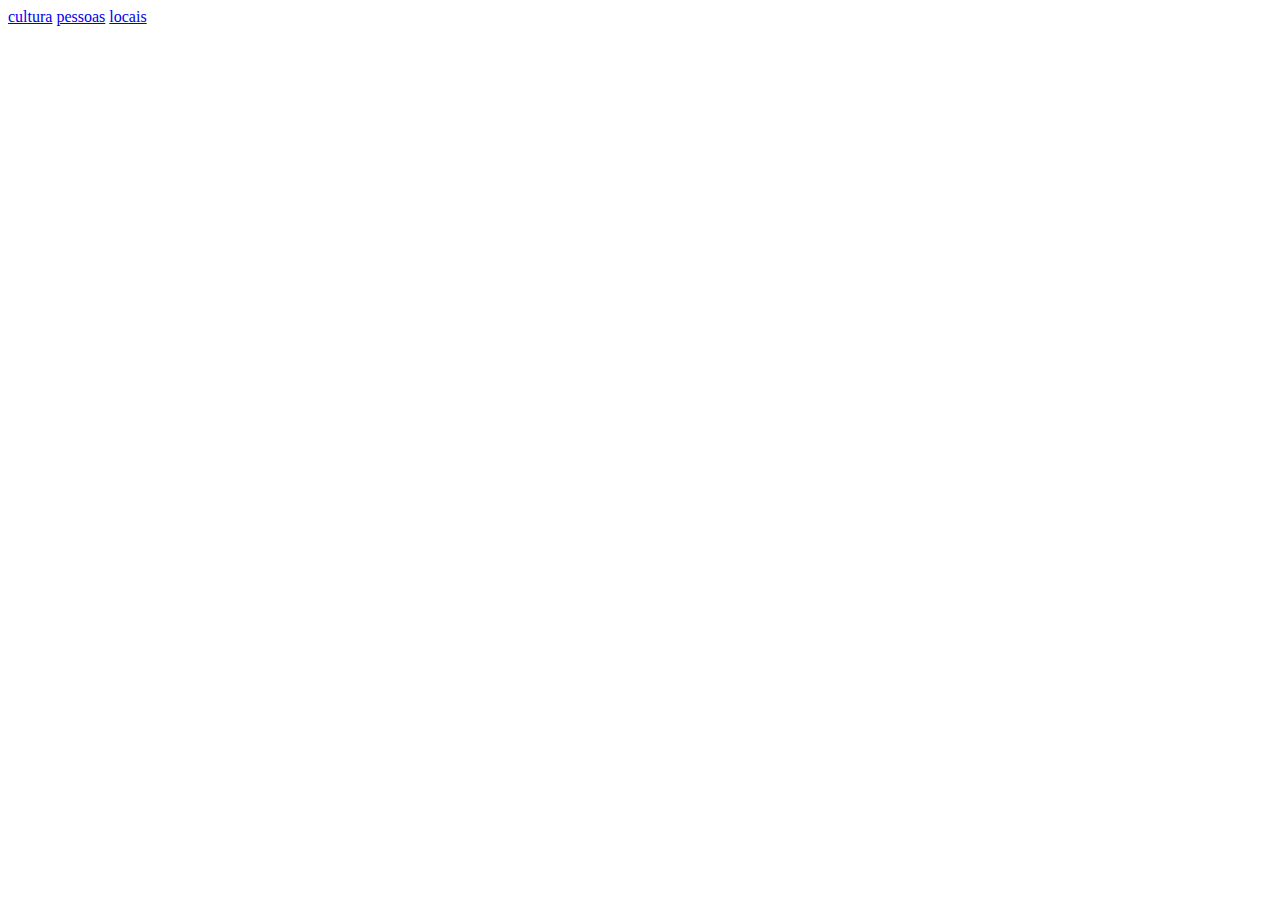
<file: index.html>
<!DOCTYPE html>
<html lang="pt-br">
<head>
    <meta charset="UTF-8">
    <meta http-equiv="X-UA-Compatible" content="IE=edge">
    <meta name="viewport" content="width=device-width, initial-scale=1.0">
    <title>MG</title>
</head>
<body>
    <a href="cultura">cultura</a>
    <a href="pessoas">pessoas</a>
    <a href="locais">locais</a>
</body>
</html>
</file>
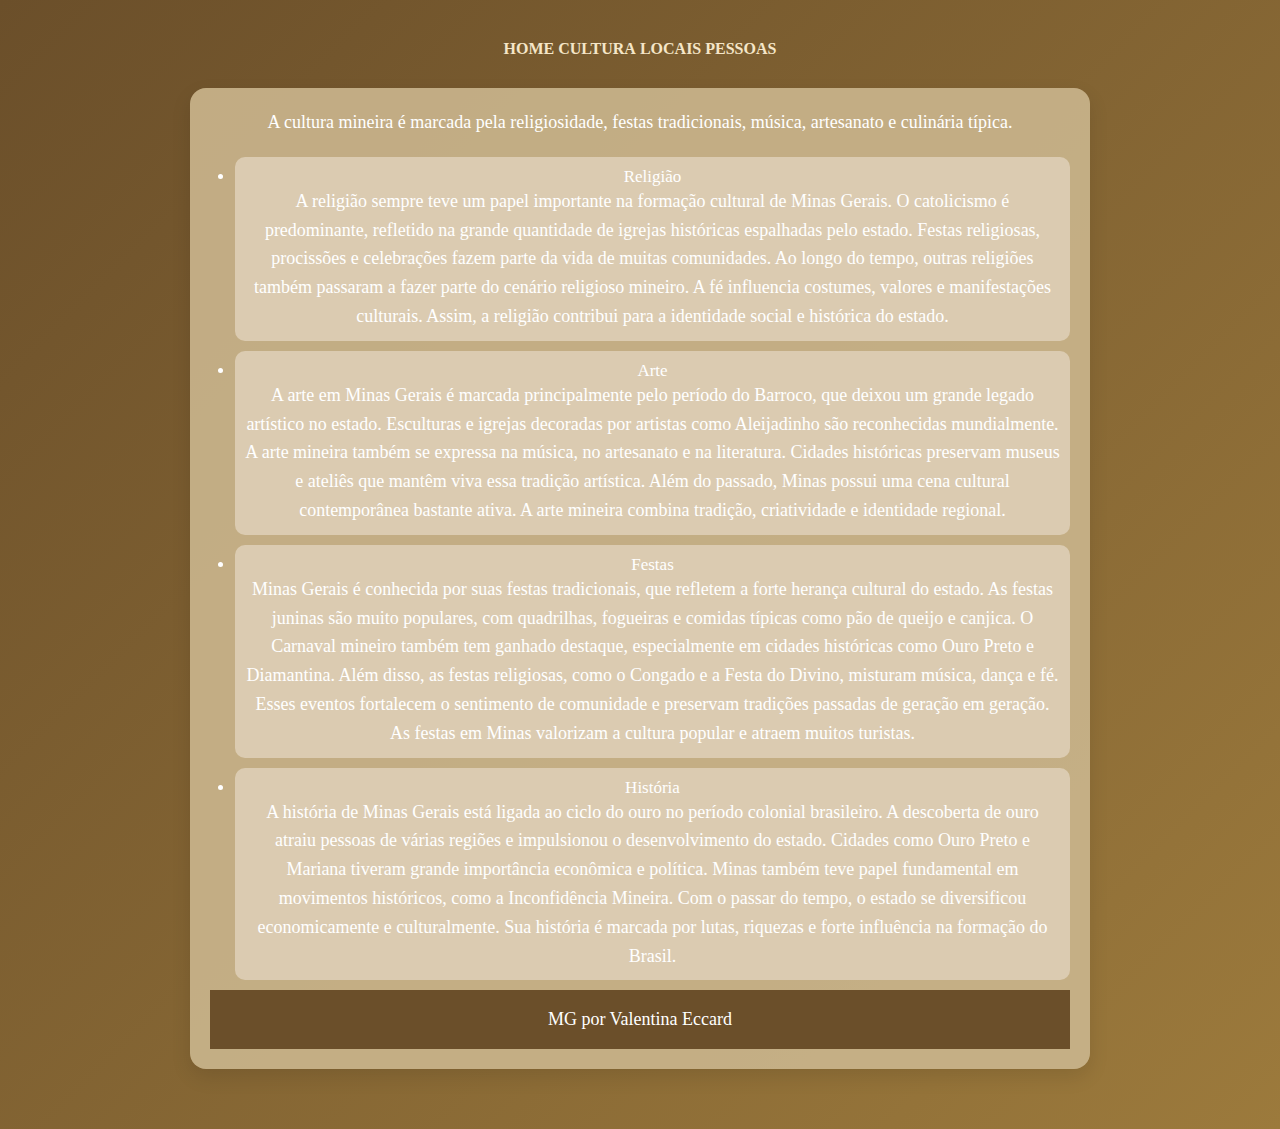
<file: cultura.html>
<!DOCTYPE html>
<html lang="pt-br">
<head>
<meta charset="UTF-8">
<title>Cultura Mineira</title>
<link rel="stylesheet" href="reset.css">
<link rel="stylesheet" href="cultura.css">
</head>
<body>
<header>
<nav>
    <a href="index.html">HOME</a>
    <a href="cultura.html">CULTURA</a>
    <a href="locais.html">LOCAIS</a>
    <a href="pessoas.html">PESSOAS</a>
</nav>
<main>
<p> A cultura mineira é marcada pela religiosidade, festas tradicionais, música, artesanato e culinária típica.</p>
<ul>
<li>Religião
    <p>A religião sempre teve um papel importante na formação cultural de Minas Gerais. O catolicismo é predominante, refletido na grande quantidade de igrejas históricas espalhadas pelo estado. Festas religiosas, procissões e celebrações fazem parte da vida de muitas comunidades. Ao longo do tempo, outras religiões também passaram a fazer parte do cenário religioso mineiro. A fé influencia costumes, valores e manifestações culturais. Assim, a religião contribui para a identidade social e histórica do estado.</p>
</li>
<li>Arte
    <p>A arte em Minas Gerais é marcada principalmente pelo período do Barroco, que deixou um grande legado artístico no estado. Esculturas e igrejas decoradas por artistas como Aleijadinho são reconhecidas mundialmente. A arte mineira também se expressa na música, no artesanato e na literatura. Cidades históricas preservam museus e ateliês que mantêm viva essa tradição artística. Além do passado, Minas possui uma cena cultural contemporânea bastante ativa. A arte mineira combina tradição, criatividade e identidade regional.</p>
</li>
<li>Festas
    <p>Minas Gerais é conhecida por suas festas tradicionais, que refletem a forte herança cultural do estado. As festas juninas são muito populares, com quadrilhas, fogueiras e comidas típicas como pão de queijo e canjica. O Carnaval mineiro também tem ganhado destaque, especialmente em cidades históricas como Ouro Preto e Diamantina. Além disso, as festas religiosas, como o Congado e a Festa do Divino, misturam música, dança e fé. Esses eventos fortalecem o sentimento de comunidade e preservam tradições passadas de geração em geração. As festas em Minas valorizam a cultura popular e atraem muitos turistas.</p>
</li>
<li>História
    <p>A história de Minas Gerais está ligada ao ciclo do ouro no período colonial brasileiro. A descoberta de ouro atraiu pessoas de várias regiões e impulsionou o desenvolvimento do estado. Cidades como Ouro Preto e Mariana tiveram grande importância econômica e política. Minas também teve papel fundamental em movimentos históricos, como a Inconfidência Mineira. Com o passar do tempo, o estado se diversificou economicamente e culturalmente. Sua história é marcada por lutas, riquezas e forte influência na formação do Brasil.</p>
</li>
</ul>
<footer>
          <p>MG por Valentina Eccard</p>
</footer>
</main>
</body>
</html>
</file>
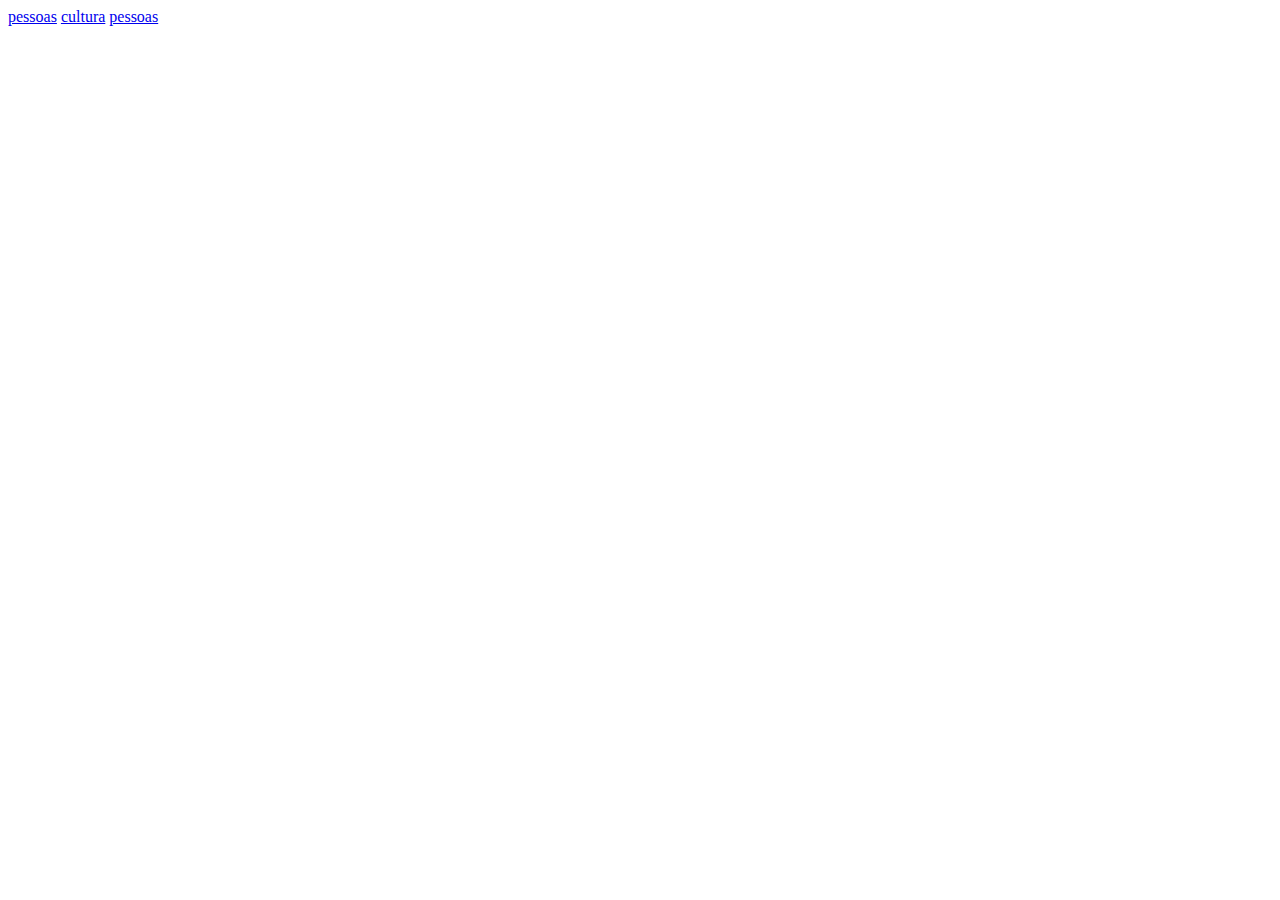
<file: locais.html>
<!DOCTYPE html>
<html lang="pt-br">
<head>
    <meta charset="UTF-8">
    <meta http-equiv="X-UA-Compatible" content="IE=edge">
    <meta name="viewport" content="width=device-width, initial-scale=1.0">
    <title>MG_locais</title>
</head>
<body>
    <a href="index">pessoas</a>
    <a href="cultura">cultura</a>
    <a href="pessoass">pessoas</a>
</body>
</html>
</file>
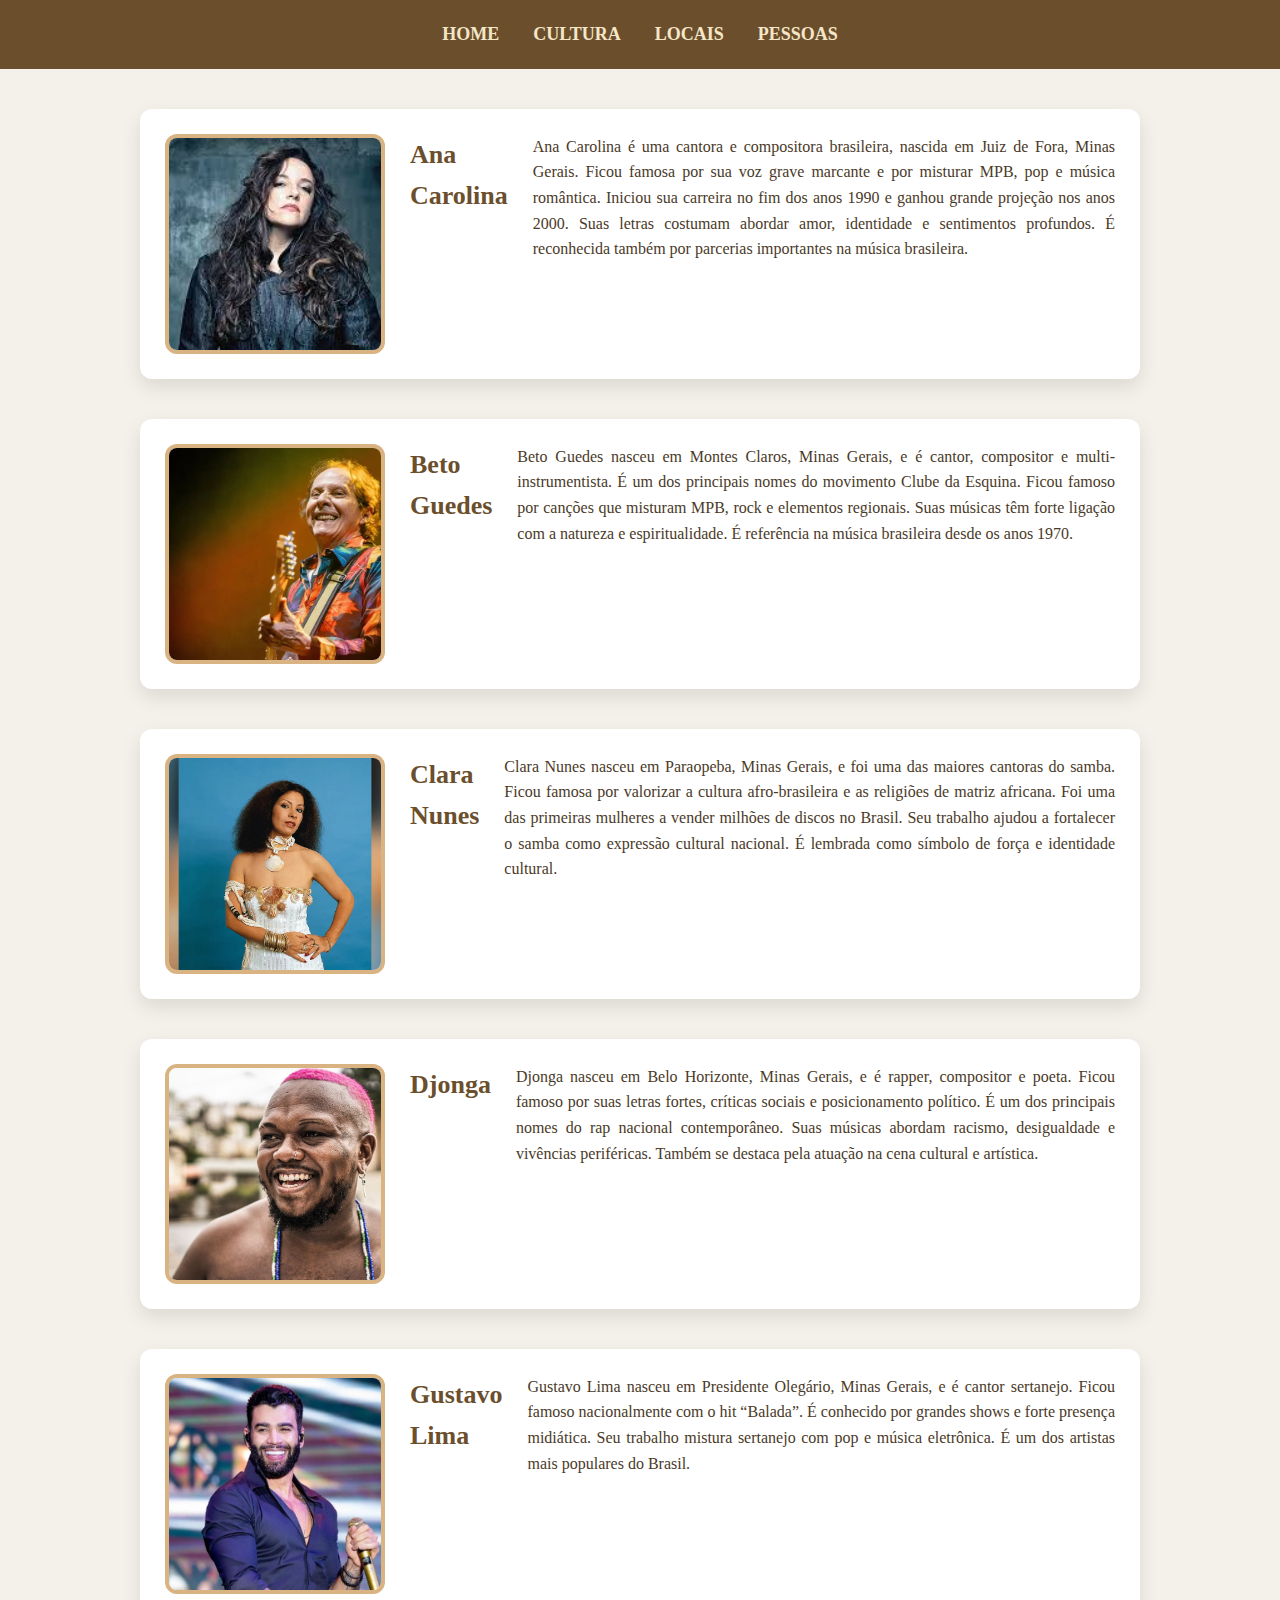
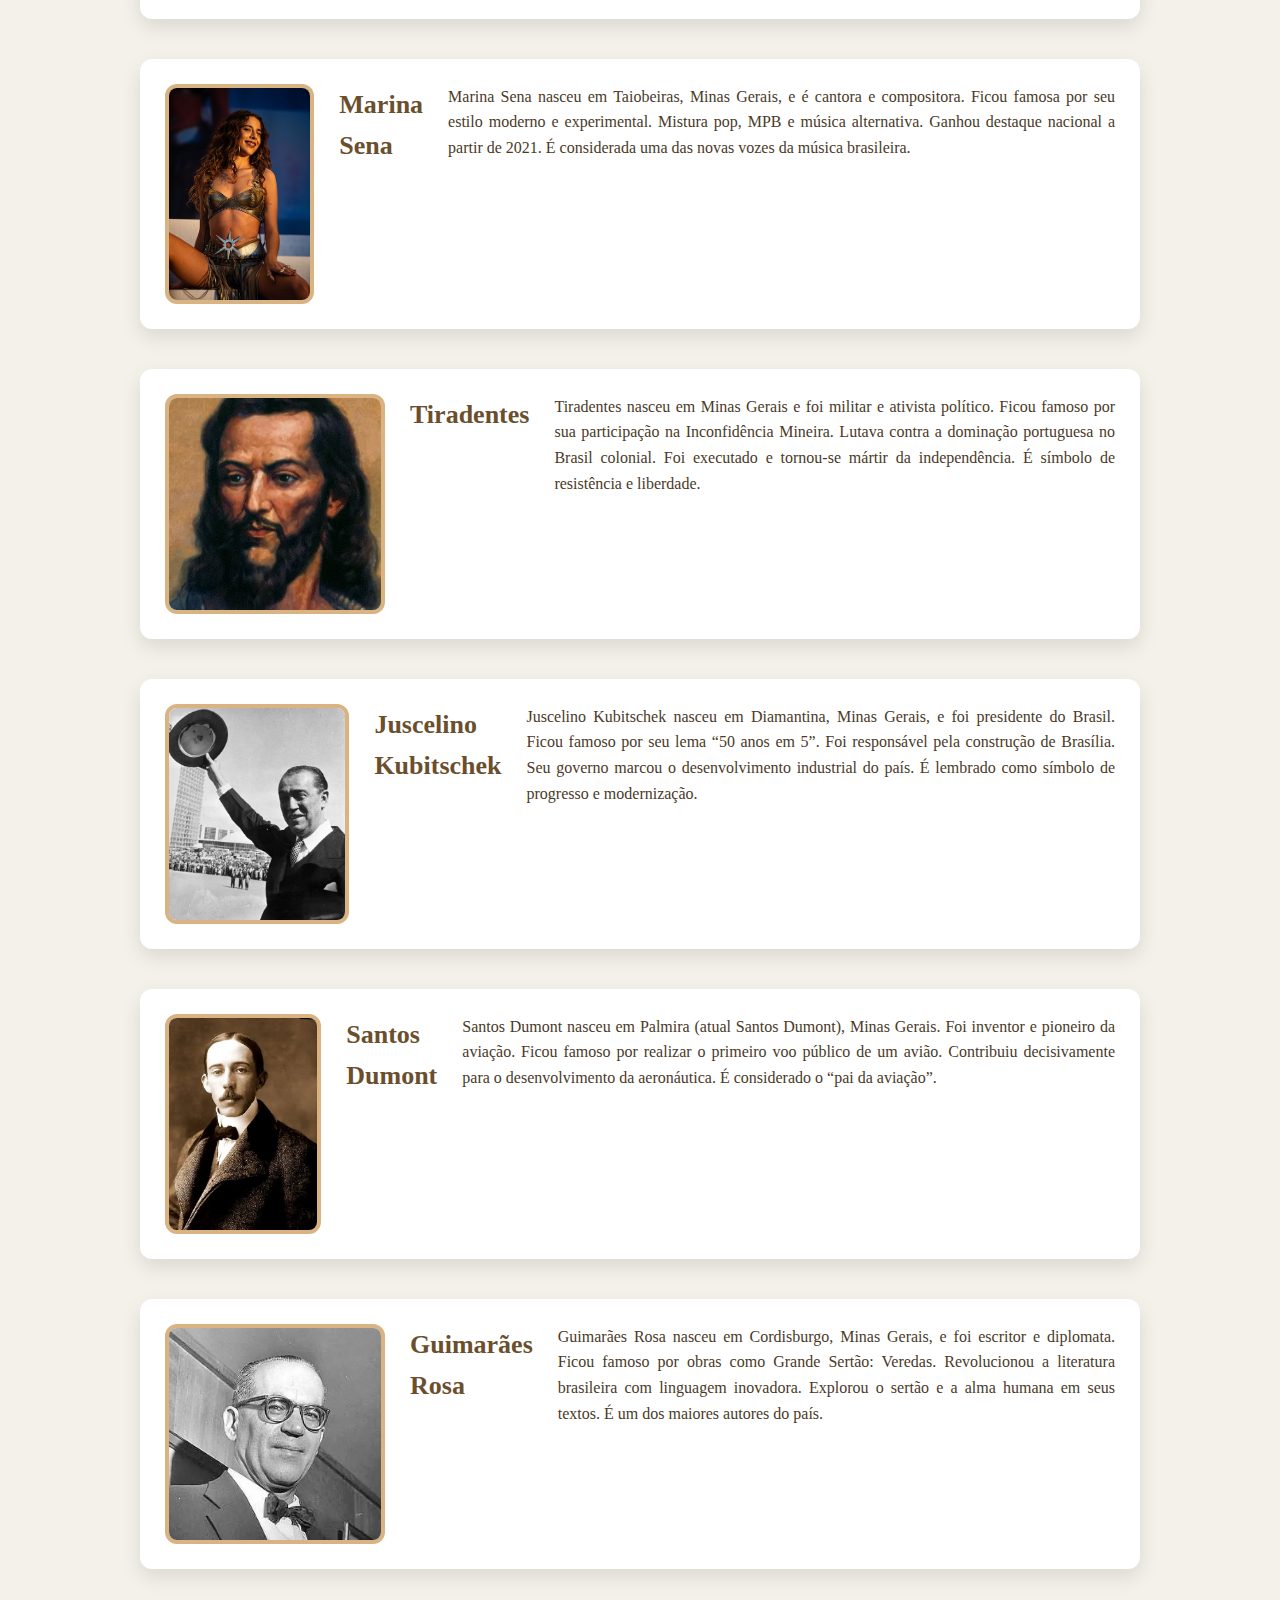
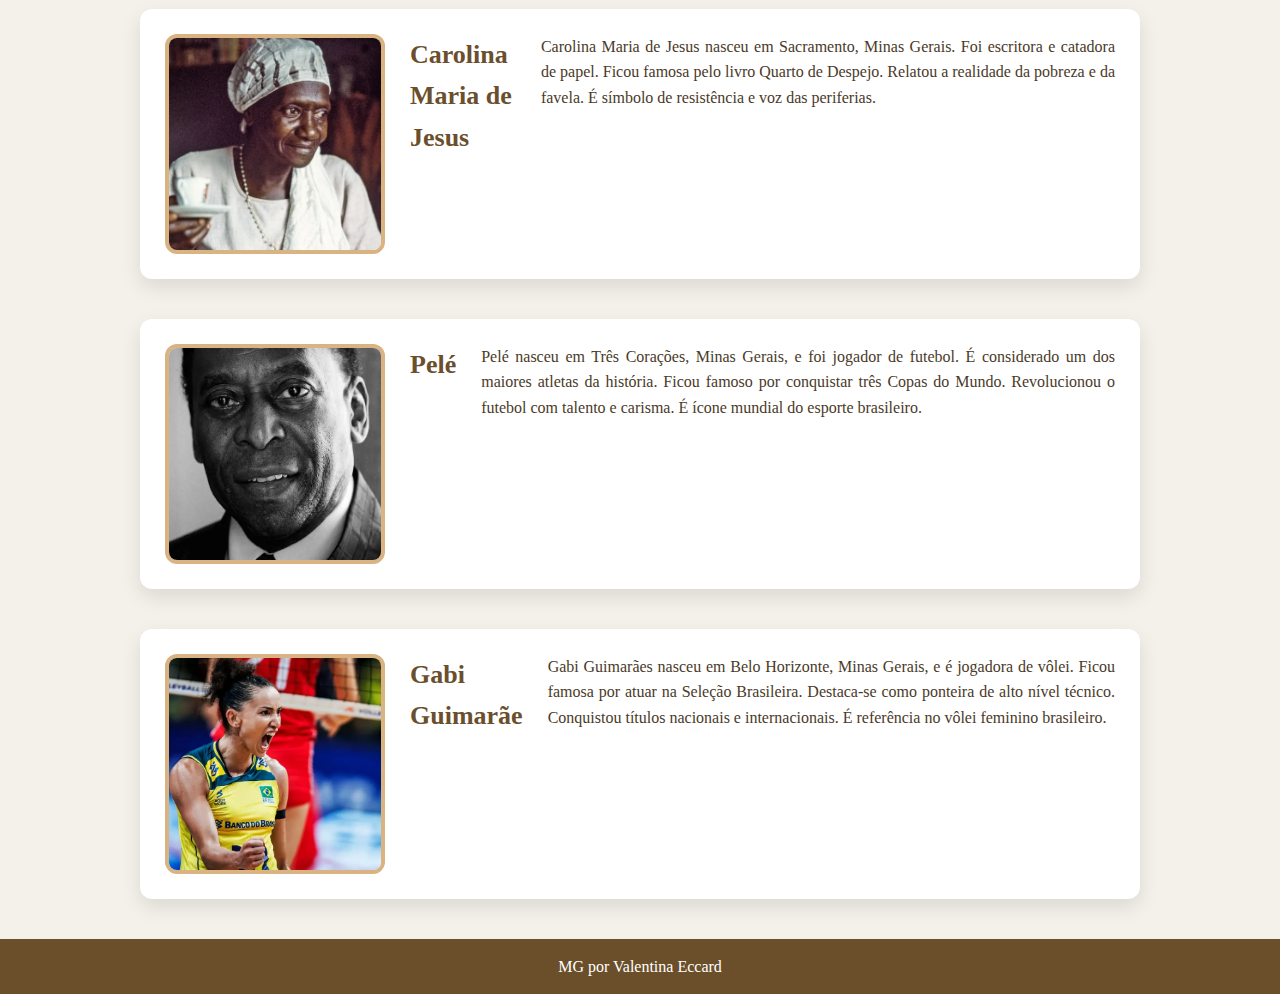
<file: pessoas.html>
<!DOCTYPE html>
<html lang="pt-br">
<head>
    <meta charset="UTF-8">
    <meta http-equiv="X-UA-Compatible" content="IE=edge">
    <meta name="viewport" content="width=device-width, initial-scale=1.0">
    <link rel="stylesheet" href="pessoas.css">
    <title>MG_pessoas</title>
</head>
<body>
    <header>
        <a href="index.html">HOME</a>
        <a href="cultura.html">CULTURA</a>
        <a href="locais.html">LOCAIS</a>
        <a href="pessoas.html">PESSOAS</a>
    </header>
    <div class="caixa">
            <section>
                <img src="anacarolina.jpeg" alt="Ana Carolina">
                <h2>Ana Carolina</h2>
                <p>Ana Carolina é uma cantora e compositora brasileira, nascida em Juiz de Fora, Minas Gerais.
        Ficou famosa por sua voz grave marcante e por misturar MPB, pop e música romântica.
        Iniciou sua carreira no fim dos anos 1990 e ganhou grande projeção nos anos 2000.
        Suas letras costumam abordar amor, identidade e sentimentos profundos.
        É reconhecida também por parcerias importantes na música brasileira.</p>
            </section>
    </div>
     <div class="caixa">
            <section>
                <img src="betoguedes.webp" alt="Beto Guedes">
                <h2>Beto Guedes</h2>
                <p>Beto Guedes nasceu em Montes Claros, Minas Gerais, e é cantor, compositor e multi-instrumentista.
        É um dos principais nomes do movimento Clube da Esquina.
        Ficou famoso por canções que misturam MPB, rock e elementos regionais.
        Suas músicas têm forte ligação com a natureza e espiritualidade.
        É referência na música brasileira desde os anos 1970.</p>
            </section>
    </div>
    <div class="caixa">
            <section>
                <img src="clara.jpg" alt="Clara">
                <h2>Clara Nunes</h2>
                <p>Clara Nunes nasceu em Paraopeba, Minas Gerais, e foi uma das maiores cantoras do samba.
        Ficou famosa por valorizar a cultura afro-brasileira e as religiões de matriz africana.
        Foi uma das primeiras mulheres a vender milhões de discos no Brasil.
        Seu trabalho ajudou a fortalecer o samba como expressão cultural nacional.
        É lembrada como símbolo de força e identidade cultural.</p>
            </section>
    </div>
    <div class="caixa">
            <section>
               <img src="Djonga.png" alt="">
                <h2>Djonga</h2>
                <p>Djonga nasceu em Belo Horizonte, Minas Gerais, e é rapper, compositor e poeta.
        Ficou famoso por suas letras fortes, críticas sociais e posicionamento político.
        É um dos principais nomes do rap nacional contemporâneo.
        Suas músicas abordam racismo, desigualdade e vivências periféricas.
        Também se destaca pela atuação na cena cultural e artística.</p>
            </section>
    </div>
    <div class="caixa">
            <section>
                <img src="gusttavo-lima-capa.webp" alt="Gustavo Lima">
                <h2>Gustavo Lima</h2>
                <p>Gustavo Lima nasceu em Presidente Olegário, Minas Gerais, e é cantor sertanejo.
        Ficou famoso nacionalmente com o hit “Balada”.
        É conhecido por grandes shows e forte presença midiática.
        Seu trabalho mistura sertanejo com pop e música eletrônica.
        É um dos artistas mais populares do Brasil.</p>
            </section>
    </div>
    <div class="caixa">
            <section>
                <img src="SENSACIONAL!_2024_-_MARINA_SENA_(54312729181).jpg" alt="Marina Sena">
                <h2>Marina Sena</h2>
                <p>Marina Sena nasceu em Taiobeiras, Minas Gerais, e é cantora e compositora.
        Ficou famosa por seu estilo moderno e experimental.
        Mistura pop, MPB e música alternativa.
        Ganhou destaque nacional a partir de 2021.
        É considerada uma das novas vozes da música brasileira.</p>
            </section>
    </div>
    <div class="caixa">
            <section>
                <img src="tiradentes.webp" alt="Tiradentes">
                <h2>Tiradentes</h2>
                <p>Tiradentes nasceu em Minas Gerais e foi militar e ativista político.
        Ficou famoso por sua participação na Inconfidência Mineira.
        Lutava contra a dominação portuguesa no Brasil colonial.
        Foi executado e tornou-se mártir da independência.
        É símbolo de resistência e liberdade.</p>
            </section>
    </div>
     <div class="caixa">
            <section>
                <img src="jucelino.webp" alt="Juscelino Kubitschek">
                <h2>Juscelino Kubitschek</h2>
                <p>Juscelino Kubitschek nasceu em Diamantina, Minas Gerais, e foi presidente do Brasil.
        Ficou famoso por seu lema “50 anos em 5”.
        Foi responsável pela construção de Brasília.
        Seu governo marcou o desenvolvimento industrial do país.
        É lembrado como símbolo de progresso e modernização.</p>
            </section>
    </div>
    <div class="caixa">
            <section>
                <img src="santos.webp" alt="Santos Dumont">
                <h2>Santos Dumont</h2>
                <p>Santos Dumont nasceu em Palmira (atual Santos Dumont), Minas Gerais.
        Foi inventor e pioneiro da aviação.
        Ficou famoso por realizar o primeiro voo público de um avião.
        Contribuiu decisivamente para o desenvolvimento da aeronáutica.
        É considerado o “pai da aviação”.</p>
            </section>
    </div>
    <div class="caixa">
            <section>
                <img src="guimaraes.webp" alt="Guimarães Rosa">
                <h2>Guimarães Rosa</h2>
                <p>Guimarães Rosa nasceu em Cordisburgo, Minas Gerais, e foi escritor e diplomata.
        Ficou famoso por obras como Grande Sertão: Veredas.
        Revolucionou a literatura brasileira com linguagem inovadora.
        Explorou o sertão e a alma humana em seus textos.
        É um dos maiores autores do país.</p>
            </section>
    </div>
    <div class="caixa">
            <section>
                <img src="carolina maria.webp" alt="Carolina Maria de Jesus">
                <h2>Carolina Maria de Jesus</h2>
                <p>Carolina Maria de Jesus nasceu em Sacramento, Minas Gerais.
        Foi escritora e catadora de papel.
        Ficou famosa pelo livro Quarto de Despejo.
        Relatou a realidade da pobreza e da favela.
        É símbolo de resistência e voz das periferias.</p>
            </section>
    </div>
    <div class="caixa">
            <section>
                <img src="pele.webp" alt="Pelé">
                <h2>Pelé</h2>
                <p>Pelé nasceu em Três Corações, Minas Gerais, e foi jogador de futebol.
        É considerado um dos maiores atletas da história.
        Ficou famoso por conquistar três Copas do Mundo.
        Revolucionou o futebol com talento e carisma.
        É ícone mundial do esporte brasileiro.</p>
            </section>
    </div>
     <div class="caixa">
            <section>
                <img src="Gabi-Guimaraes-1.jpg" alt="Gabi Guimarães">
                <h2>Gabi Guimarãe</h2>
                <p>Gabi Guimarães nasceu em Belo Horizonte, Minas Gerais, e é jogadora de vôlei.
        Ficou famosa por atuar na Seleção Brasileira.
        Destaca-se como ponteira de alto nível técnico.
        Conquistou títulos nacionais e internacionais.
        É referência no vôlei feminino brasileiro.</p>
            </section>
    </div>
    <footer>
          <p>MG por Valentina Eccard</p>
     </footer>
</body>
</html>
</file>
<file: cultura.css>
body {
  font-family: Georgia, serif;
  background-color: #f4f1ea
  color #f5e6c8
}
header {
  background: linear-gradient(135deg, #6b4f2a, #9c7a3c);
  color: #fff;
  text-align: center;
  padding: 30px;
}
header a {
  display: inline-block;
  margin-top: 10px;
  color: #f5e6c8;
  text-decoration: none;
  font-weight: bold;
}
main {
  max-width: 900px;
  margin: 30px auto;
  padding: 20px;
  background-color: #c9b58ce9;
  border-radius: 16px;
  box-shadow: 0 8px 20px rgba(0,0,0,0.1);
}
main p {
  font-size: 18px;
  line-height: 1.6;
}
ul {
  margin-top: 20px;
  padding-left: 25px;
}
ul li {
  margin-bottom: 10px;
  font-size: 17px;
  background: #dbcbb1;
  padding: 10px;
  border-radius: 10px;
}
footer {
  background-color: #6b4f2a;
  color: #fff;
  text-align: center;
  padding: 15px;
}
</file>
<file: pessoas.css>
* {
  margin: 0;
  padding: 0;
  box-sizing: border-box;
  font-family: "Georgia", serif;
}
body {
  background-color: #f4f1ea; 
  color: #3e2f1c;
  line-height: 1.6;
}
header {
  background-color: #6b4f2d; 
  padding: 20px;
  text-align: center;
}
header a {
  color: #f5e6c8;
  text-decoration: none;
  margin: 0 15px;
  font-weight: bold;
  font-size: 18px;
}
header a:hover {
  text-decoration: underline;
}
.caixa {
  max-width: 1000px;
  margin: 40px auto;
  background-color: #ffffff;
  border-radius: 12px;
  box-shadow: 0 8px 20px rgba(0, 0, 0, 0.1);
  padding: 25px;
}
.caixa section {
  display: flex;
  gap: 25px;
  align-items: flex-start;
}
.caixa img {
  width: 220px;
  height: 220px;
  object-fit: cover;
  border-radius: 12px;
  border: 4px solid #d9b382; 
}
.caixa h2 {
  font-size: 26px;
  margin-bottom: 10px;
  color: #6b4f2d;
}
.caixa p {
  font-size: 16px;
  text-align: justify;
  color: #4a3a28;
}
footer {
  background-color: #6b4f2a;
  color: #fff;
  text-align: center;
  padding: 15px;
} 
@media (max-width: 768px) {
  .caixa section {
    flex-direction: column;
    align-items: center;
    text-align: center;
  }
  .caixa img {
    width: 180px;
    height: 180px;
  }
  .caixa p {
    text-align: left;
  }
}
</file>
